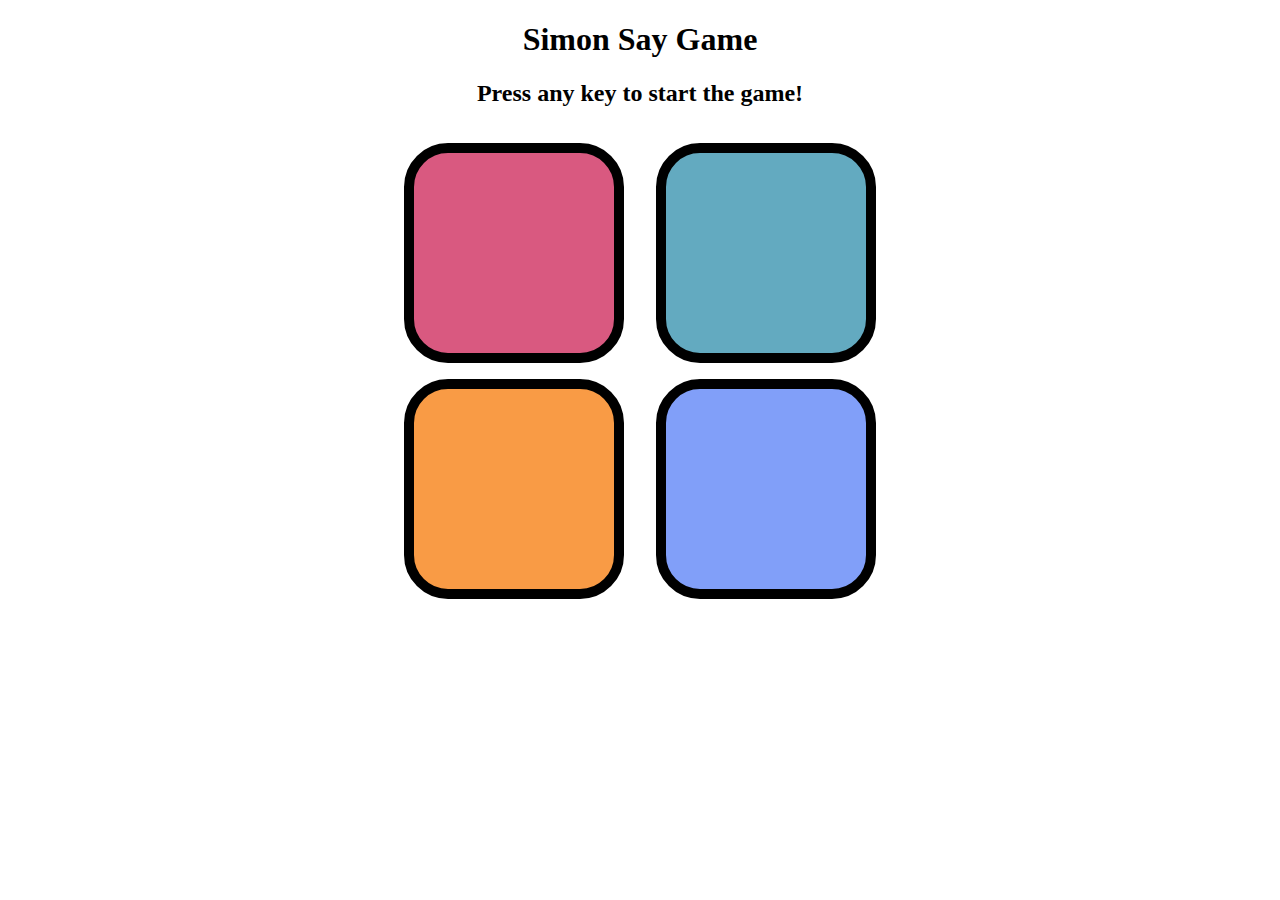
<file: Simon says game/index.html>
<!DOCTYPE html>
<html lang="en">

<head>
    <meta charset="UTF-8">
    <meta name="viewport" content="width=device-width, initial-scale=1.0">
    <title>Simon Say Game</title>
    <link rel="stylesheet" href="style.css">
</head>

<body>
    <h1>Simon Say Game</h1>
    <h2>Press any key to start the game!</h2>
    <div class="btn-container">
        <div class="line-one">
            <div class="btn red" type="button" id="red"></div>
            <div class="btn yellow" type="button" id="yellow"></div>
        </div>
        <div class="line-two">
            <div class="btn green" type="button" id="green"></div>
            <div class="btn purple" type="button" id="purple"></div>
        </div>

    </div>

    <script src="app.js"></script>
</body>

</html>
</file>
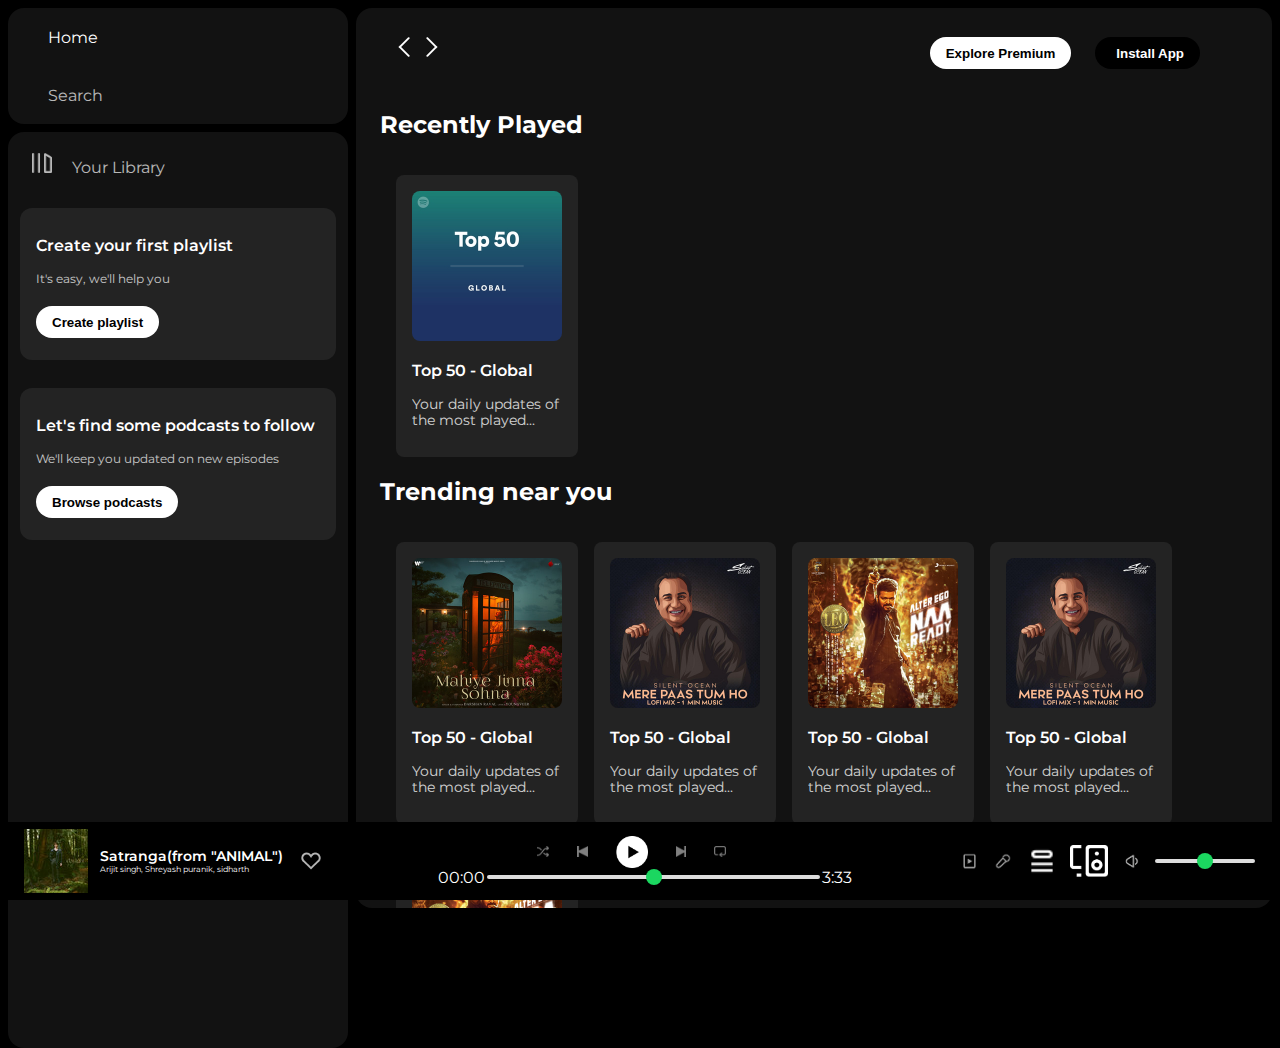
<file: SPOTIFY CLONE/index.html>
<!DOCTYPE html>
<html lang="en">

<head>
    <meta charset="UTF-8">
    <meta name="viewport" content="width=device-width, initial-scale=1.0">
    <link rel="stylesheet" href="https://cdnjs.cloudflare.com/ajax/libs/font-awesome/6.5.1/css/all.min.css" integrity="sha512-DTOQO9RWCH3ppGqcWaEA1BIZOC6xxalwEsw9c2QQeAIftl+Vegovlnee1c9QX4TctnWMn13TZye+giMm8e2LwA==" crossorigin="anonymous" referrerpolicy="no-referrer"
    />
    <link rel="icon" href="./assests/logo.png">
    <title>Spotify - Web Player: Music for everyone</title>
    <link rel="preconnect" href="https://fonts.googleapis.com">
    <link rel="preconnect" href="https://fonts.gstatic.com" crossorigin>
    <link href="https://fonts.googleapis.com/css2?family=Montserrat:ital,wght@0,100..900;1,100..900&display=swap" rel="stylesheet">
    <link rel="stylesheet" href="style.css">
</head>

<body>
    <div class="main">
        <div class="sidebar">
            <div class="nav">
                <div class="nav-option" style="opacity:1;">
                    <i class="fa-solid fa-house"></i>
                    <a href="#">Home</a>
                </div>
                <div class="nav-option">
                    <i class="fa-solid fa-magnifying-glass"></i>
                    <a href="#">Search</a>
                </div>
            </div>
            <div class="library">
                <div class="options">
                    <div class="lib-option  nav-option">
                        <img src="./assests/library_icon.png" alt="library image">
                        <a href="#">Your Library</a>
                    </div>
                    <div class="icons">
                        <i class="fa-solid fa-plus"></i>
                        <i class="fa-solid fa-arrow-right"></i>
                    </div>
                </div>
                <div class="lib-box">
                    <div class="box">
                        <p class="box-p1">Create your first playlist</p>
                        <p class="box-p2">It's easy, we'll help you</p>
                        <button class="badge">Create playlist</button>
                    </div>

                    <div class="box">
                        <p class="box-p1">Let's find some podcasts to follow</p>
                        <p class="box-p2">We'll keep you updated on new episodes</p>
                        <button class="badge">Browse podcasts</button>
                    </div>
                </div>
            </div>
        </div>
        <div class="main-content slider">
            <div class="sticky-nav">
                <div class="sticky-nav-icons">
                    <img src="./assests/backward_icon.png" alt="backward_icon">
                    <img src="./assests/forward_icon.png" class="hide" alt="forward_icon">
                </div>
                <div class="sticky-nav-options">
                    <button class="badge nav-item hide">Explore Premium</button>
                    <button class="badge nav-item dark-badge"><i class="fa-solid fa-download" style="margin-right:5px;"></i>Install App</button>
                    <i class="fa-regular fa-user nav-item"></i>
                </div>

            </div>

            <h2>Recently Played</h2>
            <div class="card-container">
                <div class="card">
                    <img src="./assests/card1img.jpeg" class="card-img" alt="card1img">
                    <p class="card-title">Top 50 - Global</p>
                    <p class="card-info">Your daily updates of the most played...</p>
                </div>
            </div>

            <h2>Trending near you</h2>
            <div class="card-container">
                <div class="card">
                    <img src="./assests/card2img.jpeg" class="card-img" alt="card2img">
                    <p class="card-title">Top 50 - Global</p>
                    <p class="card-info">Your daily updates of the most played...</p>
                </div>
                <div class="card">
                    <img src="./assests/card3img.jpeg" class="card-img" alt="card3img">
                    <p class="card-title">Top 50 - Global</p>
                    <p class="card-info">Your daily updates of the most played...</p>
                </div>
                <div class="card">
                    <img src="./assests/card4img.jpeg" class="card-img" alt="card4img">
                    <p class="card-title">Top 50 - Global</p>
                    <p class="card-info">Your daily updates of the most played...</p>
                </div>
                <div class="card">
                    <img src="./assests/card3img.jpeg" class="card-img" alt="card1img">
                    <p class="card-title">Top 50 - Global</p>
                    <p class="card-info">Your daily updates of the most played...</p>
                </div>
                <div class="card">
                    <img src="./assests/card4img.jpeg" class="card-img" alt="card1img">
                    <p class="card-title">Top 50 - Global</p>
                    <p class="card-info">Your daily updates of the most played...</p>
                </div>
            </div>

            <h2>Featured charts</h2>
            <div class="card-container">
                <div class="card">
                    <img src="./assests/card5img.jpeg" class="card-img" alt="card5img">
                    <p class="card-title">Top 50 - Global</p>
                    <p class="card-info">Your daily updates of the most played...</p>
                </div>
                <div class="card">
                    <img src="./assests/card6img.jpeg" class="card-img" alt="card6img">
                    <p class="card-title">Top 50 - Global</p>
                    <p class="card-info">Your daily updates of the most played...</p>
                </div>
                <div class="card">
                    <img src="./assests/card1img.jpeg" class="card-img" alt="card1img">
                    <p class="card-title">Top 50 - Global</p>
                    <p class="card-info">Your daily updates of the most played...</p>
                </div>
            </div>

            <div class="main-footer">
                <div class="website-info">
                    <div class="company info-header">
                        <h3>Company</h3>
                        <a href="#">About</a>
                        <a href="#">Jobs</a>
                        <a href="#">For The Record</a>
                    </div>
                    <div class="communities info-header">
                        <h3>Communities</h3>
                        <a href="#">For Artists</a>
                        <a href="#">Developer</a>
                        <a href="#">Advertising</a>
                        <a href="#">Investor</a>
                        <a href="#">Vendor</a>
                    </div>
                    <div class="useful-links info-header">
                        <h3>Useful links</h3>
                        <a href="#">Support</a>
                        <a href="#">Free Mobile App</a>
                    </div>
                </div>
                <div class="social-media">
                    <i class="fa-brands fa-instagram" style="opacity:1;"></i>
                    <i class="fa-brands fa-twitter" style="opacity:1;"></i>
                    <i class="fa-brands fa-facebook" style="opacity:1;"></i>
                </div>
            </div>

            <div class="footer">
                <div class="line"></div>
            </div>

            <div class="sub-footer">
                <div class="terms-cond">
                    <a href="#">Legal</a>
                    <a href="#">Safety & Priavcy Policy</a>
                    <a href="#">Privacy Policy</a>
                    <a href="#">Cookies</a>
                    <a href="#">About Ads</a>
                    <a href="#">Accessibility</a>

                </div>
                <div class="copyright">
                    <a> &copy; 2024 Spotify AB</a>
                </div>
            </div>
        </div>
        <div class="music-player">
            <div class="album">
                <img src="./HomeworkAssets/album_picture.jpeg" alt="album image">
                <div class="song">
                    <div class="song-title">Satranga(from "ANIMAL")</div>
                    <div class="song-info">Arijit singh, Shreyash puranik, sidharth</div>
                </div>
                <img src="./HomeworkAssets/album_icon1.png" class="album-icon">
            </div>
            <div class="player">
                <div class="player-controls">
                    <img src="./assests/player_icon1.png" class="player-control-icon">
                    <img src="./assests/player_icon2.png" class="player-control-icon">
                    <img src="./assests/player_icon3.png" class="player-control-icon play-btn">
                    <img src="./assests/player_icon4.png" class="player-control-icon">
                    <img src="./assests/player_icon5.png" class="player-control-icon">
                </div>
                <div class="playback-bar">
                    <span class="curr-time">00:00</span>
                    <input type="range" min="0" max="100" class="progress-bar">
                    <span class="tot-time">3:33</span>
                </div>
            </div>

            <div class="controls">
                <img src="./HomeworkAssets/controls_icon1.png">
                <img src="./HomeworkAssets/controls_icon2.png">
                <img src="./HomeworkAssets/controls_icon3.png">
                <img src="./HomeworkAssets/controls_icon4.png">
                <img src="./HomeworkAssets/controls_icon5.png">
                <input type="range" min="0" max="100" class="progress-bar volume" />
            </div>
        </div>
    </div>

</body>

</html>
</file>
<file: Simon says game/style.css>
body {
    text-align: center;
}

.btn-container {
    display: flex;
    justify-content: center;
}

.btn {
    height: 200px;
    width: 200px;
    border-radius: 20%;
    border: 10px solid black;
    margin: 1rem;
}

.red {
    background-color: #d95980;
}

.green {
    background-color: #63aac0;
}

.yellow {
    background-color: #f99b45;
}

.purple {
    background-color: #819ff9;
}

.flash {
    background-color: white;
}

.userflash {
    background-color: green;
}
</file>
<file: SPOTIFY CLONE/style.css>
body {
    font-family: "Montserrat", sans-serif;
    background-color: black;
    margin: 0;
    padding: 0.5rem;
    overflow: hidden;
    color: white;
}

.main {
    height: 100vh;
    display: flex;
}

.sidebar {
    background-color: black;
    width: 340px;
    margin-right: 0.5rem;
}

.main-content {
    flex: 1;
    background-color: #121212;
    border-radius: 1rem;
    overflow: auto;
    padding: 0 1.5rem 0 1.5rem;
}

a {
    text-decoration: none;
    color: #fff;
}

.nav {
    background-color: #121212;
    border-radius: 1rem;
    display: flex;
    flex-direction: column;
    justify-content: center;
    height: 100px;
    padding: 0.5rem 0.75rem;
}

.nav-option {
    line-height: 2.5rem;
    opacity: 0.7;
    padding: 0.5rem 0.75rem;
}

.nav-option:hover {
    opacity: 1;
}

.nav-option i {
    font-size: 1.25rem;
}

.nav-option a {
    font-size: 1rem;
    margin-left: 1rem;
}

.library {
    background-color: #121212;
    border-radius: 1rem;
    padding: 0.5rem 0.75rem;
    height: 100%;
    margin-top: 0.5rem;
}

.options {
    display: flex;
    justify-content: space-between;
    align-items: center;
}

.lib-option img {
    height: 1.25rem;
    width: 1.25rem;
}

.icons {
    font-size: 1.25rem;
    display: flex;
}

.icons i {
    opacity: 0.7;
    margin-right: 1rem;
}

.icons i:hover {
    opacity: 1;
}

.box {
    height: 8rem;
    background-color: #232323;
    border-radius: 0.75rem;
    margin: 0.75rem 0 1.75rem 0;
    padding: 0.75rem 1rem;
}

.box-p1 {
    font-size: 1rem;
    font-weight: 600;
}

.box-p2 {
    font-size: 0.75rem;
    opacity: 0.75;
}

.badge {
    background-color: #fff;
    border: none;
    font-weight: 700;
    border-radius: 100px;
    padding: 0.25rem 1rem;
    margin-top: 0.5rem;
    height: 2rem;
    width: fit-content;
}

.dark-badge {
    background-color: #000;
    color: #fff;
}

.badge:hover {
    cursor: pointer;
    transform: scale(1.05);
}

.sticky-nav {
    height: 50px;
    position: sticky;
    top: 0;
    background-color: #121212;
    display: flex;
    justify-content: space-between;
    align-items: center;
    padding: 1rem 0 1rem 0;
    z-index: 10;
}

.sticky-nav-icons {
    margin-left: 0.75rem;
}

.sticky-nav-options {
    display: flex;
    justify-content: center;
    align-items: center;
}

.sticky-nav-options i {
    cursor: pointer;
}

.nav-item {
    margin-right: 1.5rem;
}

@media(max-width:1000px) {
    .hide {
        display: none;
    }
}


/* Card sections */

.card-img {
    width: 100%;
    border-radius: 0.5rem;
    opacity: 1;
}

.card {
    background-color: #232323;
    width: 150px;
    border-radius: 0.5rem;
    padding: 1rem;
    margin-left: 1rem;
    margin-top: 1rem;
    transition: 0.5s;
}

.card:hover {
    background-color: #373636;
}

.card-container {
    display: flex;
    flex-wrap: wrap;
}

.card-title {
    font-weight: 600;
}

.card-info {
    font-size: 0.85rem;
    opacity: 0.8;
}


/* Main footer */

.main-footer {
    margin-top: 80px;
    /* height: 400px; */
    width: 100%;
    display: flex;
    flex-wrap: wrap;
}

.website-info {
    display: flex;
    flex-wrap: wrap;
    width: 70%;
    justify-content: space-evenly;
}

.main-footer .website-info .info-header a {
    display: block;
    margin-bottom: 1rem;
    font-weight: 500;
    font-size: 0.85rem;
    color: grey;
}

.main-footer .website-info .info-header a:hover {
    color: #fff;
    text-decoration: 1px underline whitesmoke;
}

.social-media {
    display: flex;
    justify-content: right;
    width: 30%;
}

.social-media .fa-brands {
    display: flex;
    justify-content: center;
    background-color: #232323;
    height: 50px;
    width: 50px;
    font-size: 1.5rem;
    border-radius: 50%;
    align-items: center;
    margin-right: 1.3rem;
    opacity: 0.5;
    cursor: pointer;
    transition: 0.5s;
}

.social-media .fa-brands:hover {
    background-color: #888;
}

.footer {
    height: 80px;
    display: flex;
    align-items: center;
    justify-content: center;
}

.line {
    width: 90%;
    height: 50%;
    border-top: 1px solid white;
    opacity: 0.4;
}


/* Sub-footer */

.sub-footer {
    display: flex;
    flex-wrap: wrap;
    justify-content: space-between;
    height: 200px;
    width: 100%;
}

.sub-footer .terms-cond {
    display: flex;
    justify-content: space-evenly;
    flex-wrap: wrap;
    width: 70%;
}

.sub-footer .terms-cond a {
    /* align-items: center; */
    font-size: 0.75rem;
    color: white;
    margin-right: 0.5rem;
    opacity: 0.5;
    font-weight: 500;
    cursor: pointer;
}

.sub-footer .terms-cond a:hover {
    opacity: 1;
}

.copyright {
    display: flex;
    /* align-items: top; */
    opacity: 0.5;
    font-weight: 500;
}


/* music-palyer */

.music-player {
    position: fixed;
    bottom: 0px;
    width: 100%;
    height: 62px;
    background-color: #000;
    display: flex;
    justify-content: space-between;
    align-items: center;
    padding: 0.5rem;
}

.album {
    display: flex;
    justify-content: space-evenly;
    align-items: center;
    width: 25%;
    color: #fff;
}

.song {
    margin-left: 0.3rem;
}

.song-title {
    font-size: 0.85rem;
    font-weight: 600;
}

.song-info {
    font-size: 0.5rem;
}

.album-icon {
    margin-left: 0.5rem;
    color: #fff;
    opacity: 0.7;
}

.album-icon:hover {
    opacity: 1;
    transform: scale(1.1);
}

.player {
    width: 50%;
    display: flex;
    flex-direction: column;
    justify-content: center;
    align-items: center;
}

.player-controls {
    display: flex;
    justify-content: center;
    align-items: center;
}

.player-controls img {
    height: 0.7rem;
    margin-right: 1.75rem;
    opacity: 0.5;
}

.player-controls img:hover {
    opacity: 1;
    cursor: pointer;
}

.player-controls .play-btn {
    opacity: 1;
    height: 2rem;
}

.player-controls .play-btn:hover {
    transform: scale(1.1);
}

.playback-bar {
    display: flex;
    justify-content: center;
    align-items: center;
}

.progress-bar {
    width: 26vw;
    appearance: none;
    background-color: transparent;
    cursor: pointer;
}

.progress-bar::-webkit-slider-runnable-track {
    background-color: #ddd;
    border-radius: 100px;
    height: 0.2rem;
}

.progress-bar::-webkit-slider-thumb {
    appearance: none;
    height: 1rem;
    width: 1rem;
    margin-top: -6px;
    background-color: #1bd760;
    border-radius: 50%;
}

.controls {
    display: flex;
    justify-content: center;
    align-items: center;
    width: 25%;
    color: white;
    margin-right: 1rem;
}

.controls img {
    height: 2rem;
    margin-right: 0.75rem;
}

.controls .volume {
    width: 100px;
    padding-right: 1.5rem;
}


/* ScrollBar */

::-webkit-scrollbar {
    width: 10px;
}


/* Track */

 ::-webkit-scrollbar-track {
    background: #f1f1f1;
}


/* Handle */

 ::-webkit-scrollbar-thumb {
    background: #888;
}


/* Handle on hover */

 ::-webkit-scrollbar-thumb:hover {
    background: #555;
}
</file>
